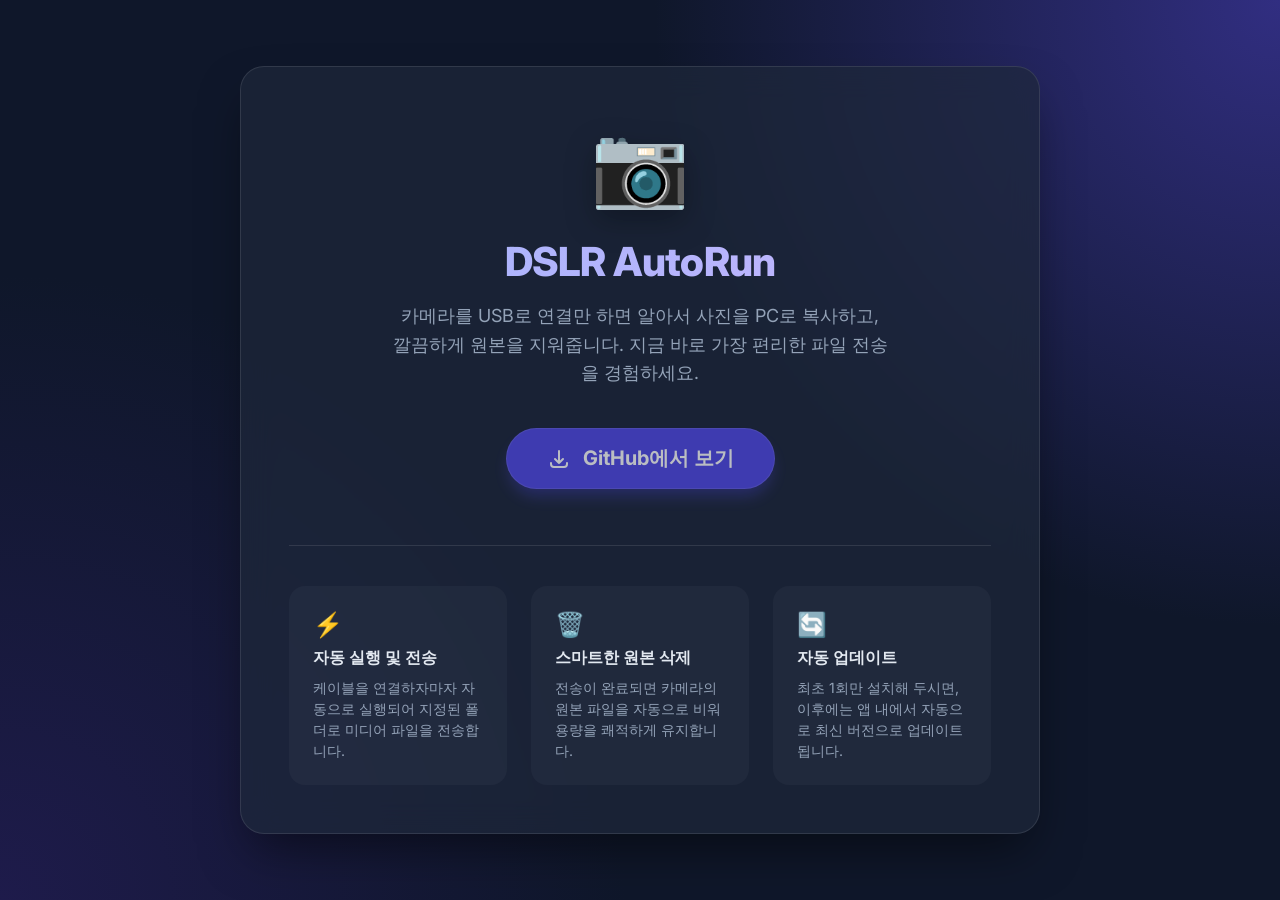
<file: docs/index.html>
<!DOCTYPE html>
<html lang="ko">
<head>
    <meta charset="UTF-8">
    <meta name="viewport" content="width=device-width, initial-scale=1.0">
    <title>DSLR AutoRun - Download</title>
    <meta name="description" content="DSLR 디지털 카메라에서 PC로 사진과 비디오를 빠르고 편리하게 자동 전송하세요.">
    <link rel="preconnect" href="https://fonts.googleapis.com">
    <link rel="preconnect" href="https://fonts.gstatic.com" crossorigin>
    <link href="https://fonts.googleapis.com/css2?family=Inter:wght@400;500;700;800&family=Pretendard:wght@400;500;700&display=swap" rel="stylesheet">
    <style>
        :root {
            --primary: #4f46e5;
            --primary-hover: #4338ca;
            --bg-color: #0f172a;
            --card-bg: rgba(30, 41, 59, 0.7);
            --text-main: #f8fafc;
            --text-muted: #94a3b8;
        }

        * {
            margin: 0;
            padding: 0;
            box-sizing: border-box;
        }

        body {
            font-family: 'Pretendard', 'Inter', sans-serif;
            background-color: var(--bg-color);
            color: var(--text-main);
            min-height: 100vh;
            display: flex;
            flex-direction: column;
            align-items: center;
            justify-content: center;
            background-image: radial-gradient(circle at top right, #312e81 0%, transparent 40%),
                              radial-gradient(circle at bottom left, #1e1b4b 0%, transparent 40%);
            background-attachment: fixed;
            overflow-x: hidden;
        }

        .container {
            max-width: 800px;
            width: 90%;
            padding: 3rem;
            background: var(--card-bg);
            backdrop-filter: blur(16px);
            -webkit-backdrop-filter: blur(16px);
            border: 1px solid rgba(255, 255, 255, 0.1);
            border-radius: 24px;
            box-shadow: 0 25px 50px -12px rgba(0, 0, 0, 0.5);
            text-align: center;
            animation: fadeUp 0.8s cubic-bezier(0.16, 1, 0.3, 1) forwards;
            opacity: 0;
            transform: translateY(20px);
        }

        @keyframes fadeUp {
            to {
                opacity: 1;
                transform: translateY(0);
            }
        }

        .icon-container {
            font-size: 5rem;
            margin-bottom: 1.5rem;
            filter: drop-shadow(0 10px 15px rgba(0,0,0,0.3));
            animation: float 6s ease-in-out infinite;
        }

        @keyframes float {
            0% { transform: translateY(0px); }
            50% { transform: translateY(-10px); }
            100% { transform: translateY(0px); }
        }

        h1 {
            font-size: 2.5rem;
            font-weight: 800;
            margin-bottom: 1rem;
            background: linear-gradient(to right, #a5b4fc, #c4b5fd);
            -webkit-background-clip: text;
            -webkit-text-fill-color: transparent;
            letter-spacing: -0.02em;
        }

        p.description {
            font-size: 1.125rem;
            color: var(--text-muted);
            margin-bottom: 2.5rem;
            line-height: 1.6;
            max-width: 500px;
            margin-left: auto;
            margin-right: auto;
        }

        .download-btn {
            display: inline-flex;
            align-items: center;
            gap: 12px;
            background: var(--primary);
            color: white;
            text-decoration: none;
            padding: 1rem 2.5rem;
            border-radius: 9999px;
            font-size: 1.25rem;
            font-weight: 700;
            transition: all 0.3s cubic-bezier(0.4, 0, 0.2, 1);
            box-shadow: 0 10px 15px -3px rgba(79, 70, 229, 0.4);
            border: 1px solid rgba(255,255,255,0.1);
        }

        .download-btn:hover {
            background: var(--primary-hover);
            transform: translateY(-2px);
            box-shadow: 0 20px 25px -5px rgba(79, 70, 229, 0.5);
        }

        .download-btn:active {
            transform: translateY(1px);
        }

        .download-btn.loading {
            background: #334155;
            cursor: wait;
            box-shadow: none;
        }

        .download-icon {
            width: 24px;
            height: 24px;
        }

        .version-info {
            margin-top: 1.5rem;
            font-size: 0.875rem;
            color: var(--text-muted);
            display: flex;
            align-items: center;
            justify-content: center;
            gap: 8px;
        }

        .badge {
            background: rgba(255, 255, 255, 0.1);
            padding: 2px 8px;
            border-radius: 12px;
            font-family: monospace;
            font-size: 0.8rem;
        }

        .features {
            margin-top: 3.5rem;
            display: grid;
            grid-template-columns: repeat(auto-fit, minmax(200px, 1fr));
            gap: 1.5rem;
            text-align: left;
            border-top: 1px solid rgba(255,255,255,0.1);
            padding-top: 2.5rem;
        }

        .feature-card {
            background: rgba(255, 255, 255, 0.03);
            padding: 1.5rem;
            border-radius: 16px;
            transition: background 0.3s;
        }

        .feature-card:hover {
            background: rgba(255, 255, 255, 0.06);
        }

        .feature-icon {
            font-size: 1.5rem;
            margin-bottom: 0.5rem;
        }

        .feature-card h3 {
            font-size: 1rem;
            margin-bottom: 0.5rem;
            color: #e2e8f0;
        }

        .feature-card p {
            font-size: 0.875rem;
            color: var(--text-muted);
            line-height: 1.5;
        }

        @media (max-width: 600px) {
            h1 { font-size: 2rem; }
            .container { padding: 2rem; width: 95%; }
            .features { grid-template-columns: 1fr; }
        }
    </style>
</head>
<body>

    <div class="container">
        <div class="icon-container">📷</div>
        <h1>DSLR AutoRun</h1>
        <p class="description">
            카메라를 USB로 연결만 하면 알아서 사진을 PC로 복사하고, 깔끔하게 원본을 지워줍니다. 
            지금 바로 가장 편리한 파일 전송을 경험하세요.
        </p>

        <a href="#" id="download-btn" class="download-btn loading">
            <svg class="download-icon" fill="none" stroke="currentColor" viewBox="0 0 24 24" xmlns="http://www.w3.org/2000/svg"><path stroke-linecap="round" stroke-linejoin="round" stroke-width="2" d="M4 16v1a3 3 0 003 3h10a3 3 0 003-3v-1m-4-4l-4 4m0 0l-4-4m4 4V4"></path></svg>
            <span id="btn-text">최신 버전 확인 중...</span>
        </a>

        <div class="version-info" id="version-info" style="display: none;">
            <span>최신 버전:</span>
            <span class="badge" id="version-badge">v1.0.0</span>
            <span style="margin: 0 8px;">|</span>
            <span id="release-date">2026-08-07</span>
        </div>

        <div class="features">
            <div class="feature-card">
                <div class="feature-icon">⚡️</div>
                <h3>자동 실행 및 전송</h3>
                <p>케이블을 연결하자마자 자동으로 실행되어 지정된 폴더로 미디어 파일을 전송합니다.</p>
            </div>
            <div class="feature-card">
                <div class="feature-icon">🗑️</div>
                <h3>스마트한 원본 삭제</h3>
                <p>전송이 완료되면 카메라의 원본 파일을 자동으로 비워 용량을 쾌적하게 유지합니다.</p>
            </div>
            <div class="feature-card">
                <div class="feature-icon">🔄</div>
                <h3>자동 업데이트</h3>
                <p>최초 1회만 설치해 두시면, 이후에는 앱 내에서 자동으로 최신 버전으로 업데이트됩니다.</p>
            </div>
        </div>
    </div>

    <script>
        // GitHub API를 통해 최신 릴리스 정보 가져오기
        const REPO = 'west6238/dslr-filetransfer'; // 변경하지 마세요
        const API_URL = `https://api.github.com/repos/${REPO}/releases/latest`;
        
        const btn = document.getElementById('download-btn');
        const btnText = document.getElementById('btn-text');
        const versionInfo = document.getElementById('version-info');
        const versionBadge = document.getElementById('version-badge');
        const releaseDate = document.getElementById('release-date');

        fetch(API_URL)
            .then(response => {
                if (!response.ok) throw new Error('릴리스를 찾을 수 없습니다.');
                return response.json();
            })
            .then(data => {
                const exeAsset = data.assets.find(asset => asset.name.endsWith('.exe'));
                
                if (exeAsset) {
                    // 다운로드 링크 설정
                    btn.href = exeAsset.browser_download_url;
                    btn.classList.remove('loading');
                    btnText.innerText = 'Windows용 다운로드';
                    
                    // 버전 및 날짜 표시
                    versionBadge.innerText = data.tag_name;
                    const date = new Date(data.published_at);
                    releaseDate.innerText = `${date.getFullYear()}.${String(date.getMonth() + 1).padStart(2, '0')}.${String(date.getDate()).padStart(2, '0')}`;
                    versionInfo.style.display = 'flex';
                } else {
                    throw new Error('실행 파일을 찾을 수 없습니다.');
                }
            })
            .catch(error => {
                console.error(error);
                btnText.innerText = '다운로드 불가';
                btn.style.pointerEvents = 'none';
                btn.style.opacity = '0.7';
                
                // GitHub 리포지토리로 유도하는 대체 링크
                btn.href = `https://github.com/${REPO}/releases`;
                btn.style.pointerEvents = 'auto';
                btnText.innerText = 'GitHub에서 보기';
                btn.classList.remove('loading');
            });
    </script>
</body>
</html>
</file>
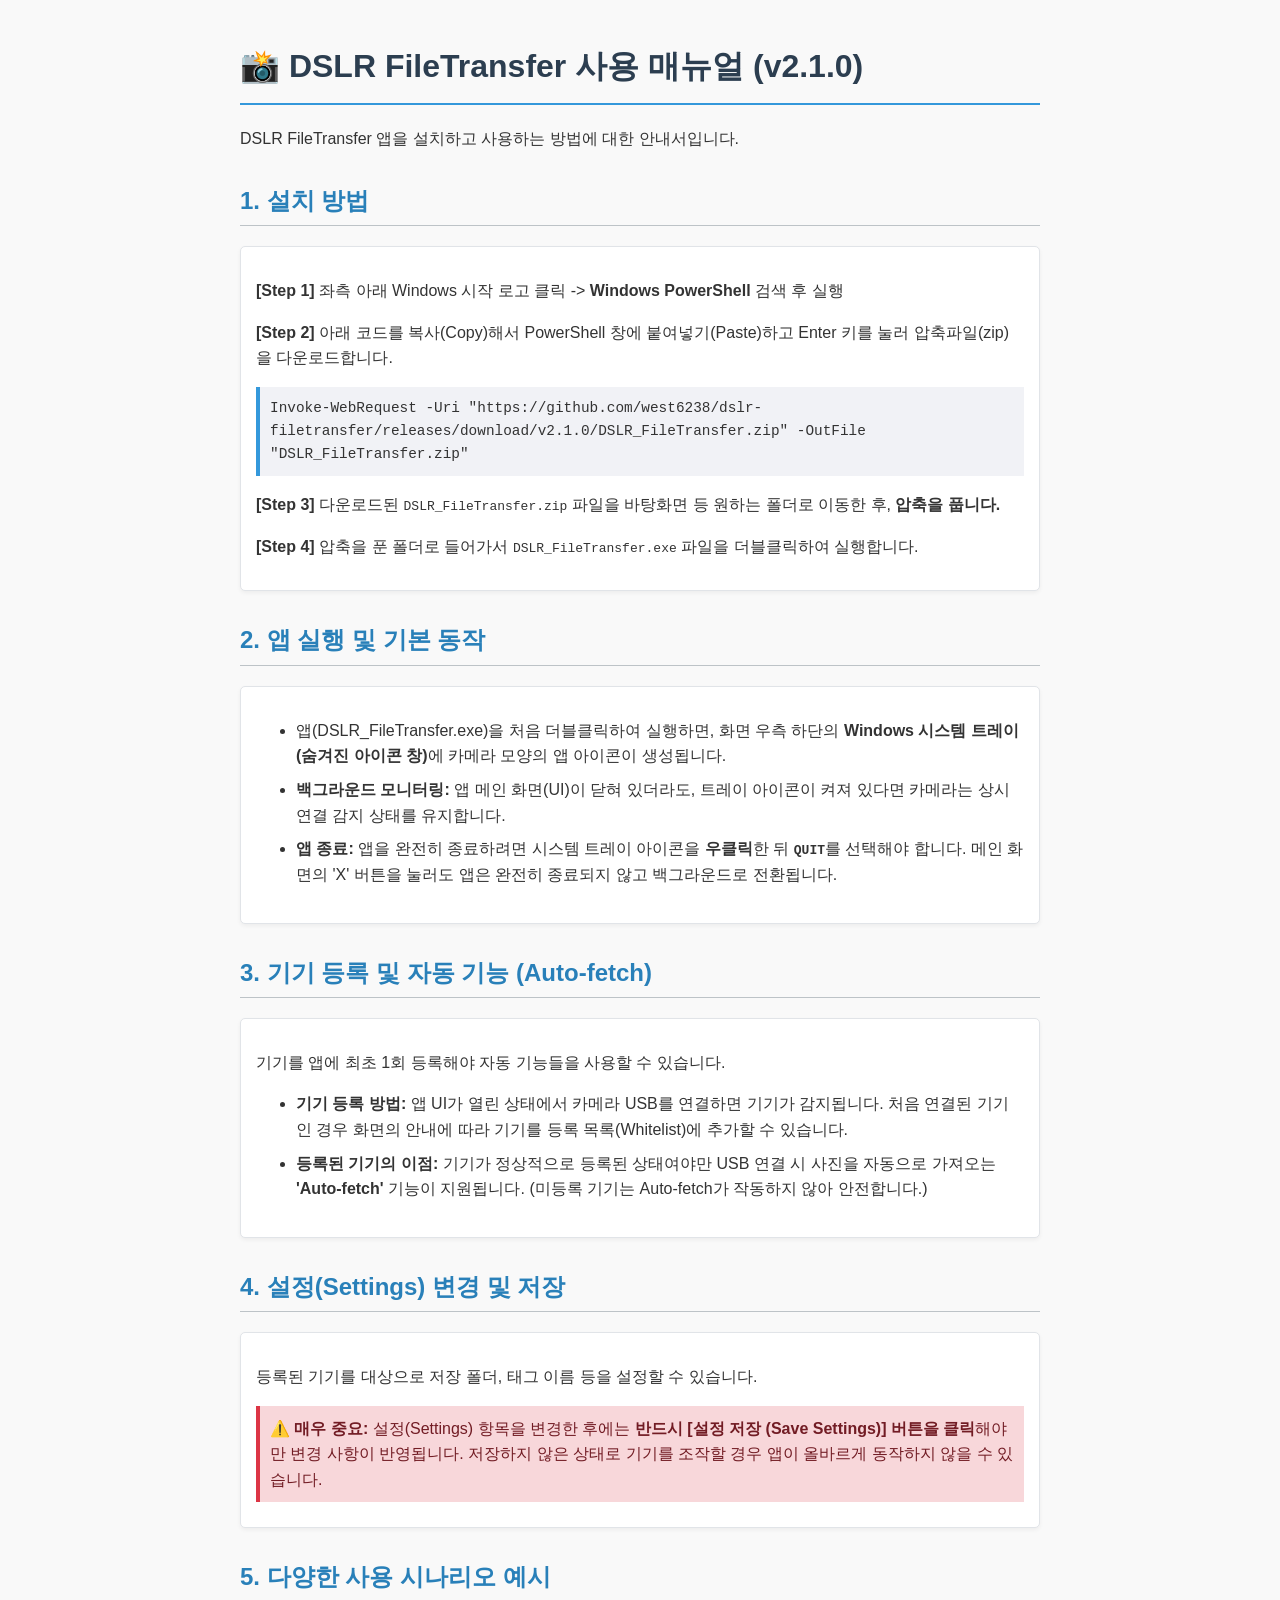
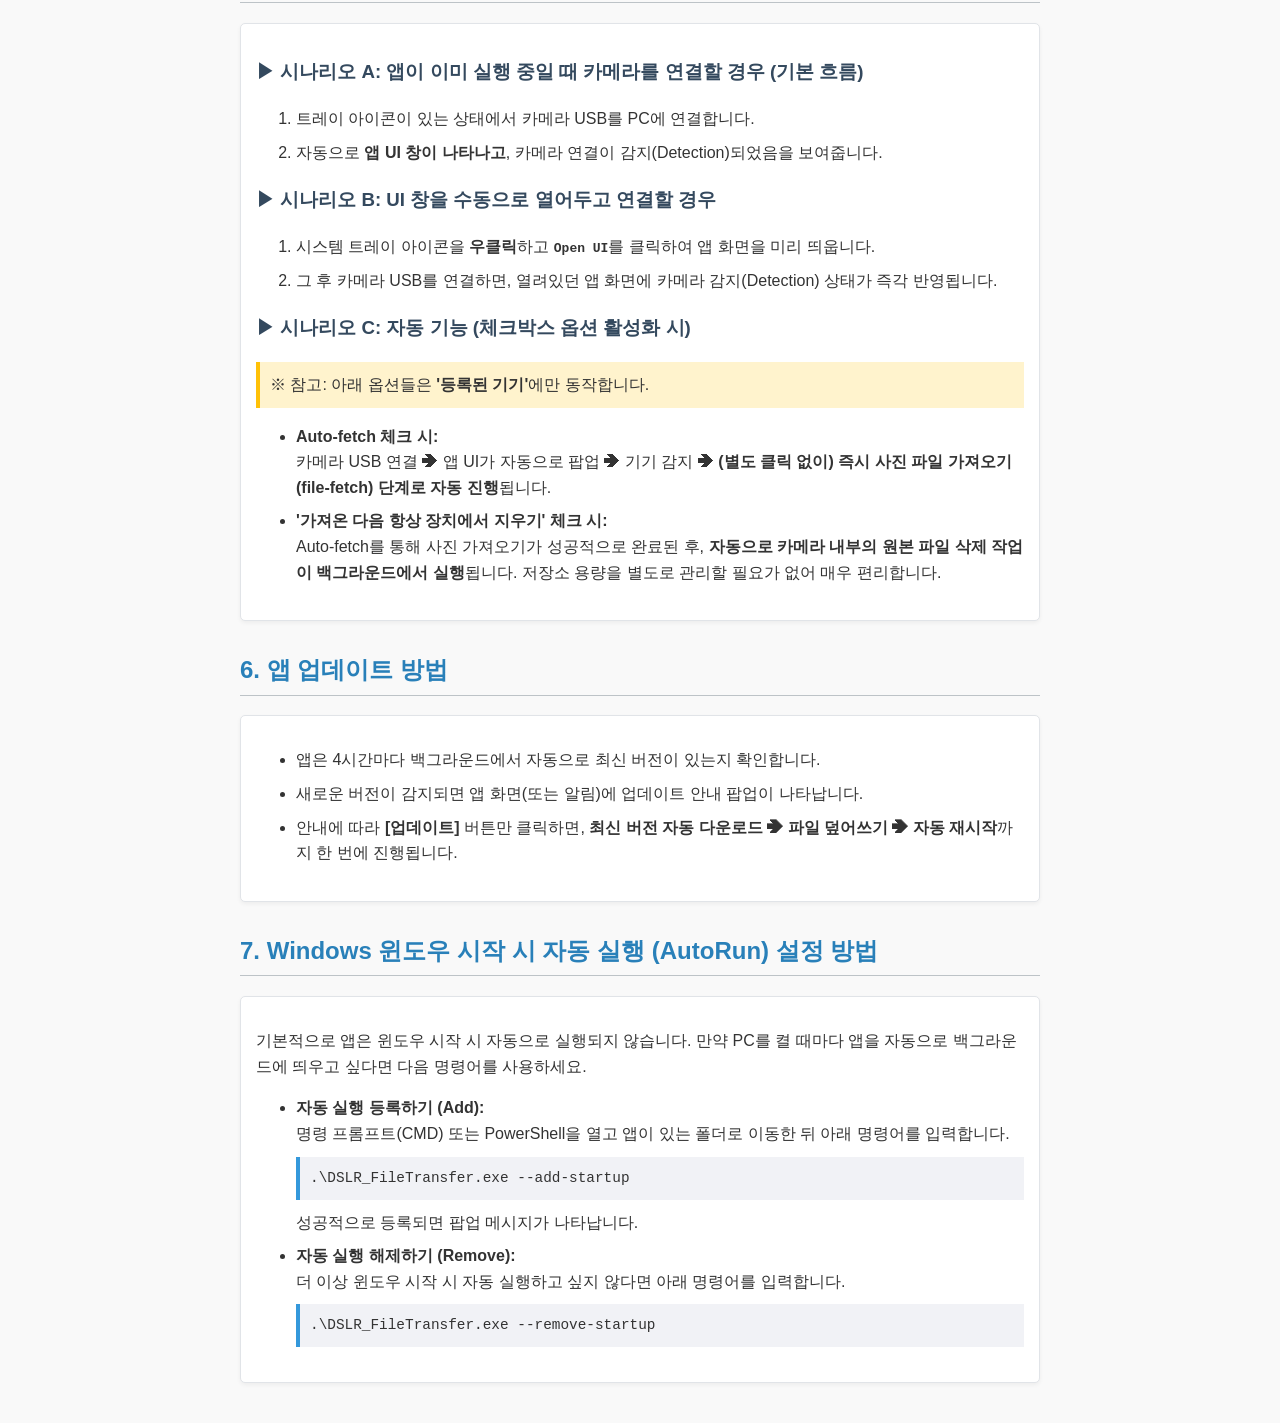
<file: manual.html>
<!DOCTYPE html>
<html lang="ko">
<head>
    <meta charset="UTF-8">
    <meta name="viewport" content="width=device-width, initial-scale=1.0">
    <title>DSLR FileTransfer 사용자 매뉴얼</title>
    <style>
        body {
            font-family: 'Segoe UI', Tahoma, Geneva, Verdana, sans-serif;
            line-height: 1.6;
            color: #333;
            max-width: 800px;
            margin: 0 auto;
            padding: 20px;
            background-color: #f9f9f9;
        }
        h1 {
            color: #2c3e50;
            border-bottom: 2px solid #3498db;
            padding-bottom: 10px;
        }
        h2 {
            color: #2980b9;
            margin-top: 30px;
            border-bottom: 1px solid #bdc3c7;
            padding-bottom: 5px;
        }
        h3 {
            color: #34495e;
        }
        .step-box {
            background-color: #fff;
            border: 1px solid #e1e4e8;
            border-radius: 5px;
            padding: 15px;
            margin-bottom: 20px;
            box-shadow: 0 2px 4px rgba(0,0,0,0.05);
        }
        .code-block {
            background-color: #f1f2f6;
            border-left: 4px solid #3498db;
            padding: 10px;
            font-family: 'Courier New', Courier, monospace;
            overflow-x: auto;
            margin: 10px 0;
            font-size: 0.9em;
            word-wrap: break-word;
        }
        .note {
            background-color: #fff3cd;
            border-left: 4px solid #ffc107;
            padding: 10px;
            margin: 10px 0;
        }
        .important {
            background-color: #f8d7da;
            border-left: 4px solid #dc3545;
            padding: 10px;
            margin: 10px 0;
            color: #721c24;
        }
        ul, ol {
            margin-bottom: 20px;
        }
        li {
            margin-bottom: 8px;
        }
    </style>
</head>
<body>

    <h1>📸 DSLR FileTransfer 사용 매뉴얼 (v2.1.0)</h1>
    <p>DSLR FileTransfer 앱을 설치하고 사용하는 방법에 대한 안내서입니다.</p>

    <h2>1. 설치 방법</h2>
    <div class="step-box">
        <p><strong>[Step 1]</strong> 좌측 아래 Windows 시작 로고 클릭 -> <strong>Windows PowerShell</strong> 검색 후 실행</p>
        <p><strong>[Step 2]</strong> 아래 코드를 복사(Copy)해서 PowerShell 창에 붙여넣기(Paste)하고 Enter 키를 눌러 압축파일(zip)을 다운로드합니다.</p>
        <div class="code-block">
            Invoke-WebRequest -Uri "https://github.com/west6238/dslr-filetransfer/releases/download/v2.1.0/DSLR_FileTransfer.zip" -OutFile "DSLR_FileTransfer.zip"
        </div>
        <p><strong>[Step 3]</strong> 다운로드된 <code>DSLR_FileTransfer.zip</code> 파일을 바탕화면 등 원하는 폴더로 이동한 후, <strong>압축을 풉니다.</strong></p>
        <p><strong>[Step 4]</strong> 압축을 푼 폴더로 들어가서 <code>DSLR_FileTransfer.exe</code> 파일을 더블클릭하여 실행합니다.</p>
    </div>

    <h2>2. 앱 실행 및 기본 동작</h2>
    <div class="step-box">
        <ul>
            <li>앱(DSLR_FileTransfer.exe)을 처음 더블클릭하여 실행하면, 화면 우측 하단의 <strong>Windows 시스템 트레이(숨겨진 아이콘 창)</strong>에 카메라 모양의 앱 아이콘이 생성됩니다.</li>
            <li><strong>백그라운드 모니터링:</strong> 앱 메인 화면(UI)이 닫혀 있더라도, 트레이 아이콘이 켜져 있다면 카메라는 상시 연결 감지 상태를 유지합니다.</li>
            <li><strong>앱 종료:</strong> 앱을 완전히 종료하려면 시스템 트레이 아이콘을 <strong>우클릭</strong>한 뒤 <strong><code>QUIT</code></strong>를 선택해야 합니다. 메인 화면의 'X' 버튼을 눌러도 앱은 완전히 종료되지 않고 백그라운드로 전환됩니다.</li>
        </ul>
    </div>

    <h2>3. 기기 등록 및 자동 기능 (Auto-fetch)</h2>
    <div class="step-box">
        <p>기기를 앱에 최초 1회 등록해야 자동 기능들을 사용할 수 있습니다.</p>
        <ul>
            <li><strong>기기 등록 방법:</strong> 앱 UI가 열린 상태에서 카메라 USB를 연결하면 기기가 감지됩니다. 처음 연결된 기기인 경우 화면의 안내에 따라 기기를 등록 목록(Whitelist)에 추가할 수 있습니다.</li>
            <li><strong>등록된 기기의 이점:</strong> 기기가 정상적으로 등록된 상태여야만 USB 연결 시 사진을 자동으로 가져오는 <strong>'Auto-fetch'</strong> 기능이 지원됩니다. (미등록 기기는 Auto-fetch가 작동하지 않아 안전합니다.)</li>
        </ul>
    </div>

    <h2>4. 설정(Settings) 변경 및 저장</h2>
    <div class="step-box">
        <p>등록된 기기를 대상으로 저장 폴더, 태그 이름 등을 설정할 수 있습니다.</p>
        <div class="important">
            <strong>⚠️ 매우 중요:</strong> 설정(Settings) 항목을 변경한 후에는 <strong>반드시 [설정 저장 (Save Settings)] 버튼을 클릭</strong>해야만 변경 사항이 반영됩니다. 저장하지 않은 상태로 기기를 조작할 경우 앱이 올바르게 동작하지 않을 수 있습니다.
        </div>
    </div>

    <h2>5. 다양한 사용 시나리오 예시</h2>
    <div class="step-box">
        <h3>▶ 시나리오 A: 앱이 이미 실행 중일 때 카메라를 연결할 경우 (기본 흐름)</h3>
        <ol>
            <li>트레이 아이콘이 있는 상태에서 카메라 USB를 PC에 연결합니다.</li>
            <li>자동으로 <strong>앱 UI 창이 나타나고</strong>, 카메라 연결이 감지(Detection)되었음을 보여줍니다.</li>
        </ol>

        <h3>▶ 시나리오 B: UI 창을 수동으로 열어두고 연결할 경우</h3>
        <ol>
            <li>시스템 트레이 아이콘을 <strong>우클릭</strong>하고 <strong><code>Open UI</code></strong>를 클릭하여 앱 화면을 미리 띄웁니다.</li>
            <li>그 후 카메라 USB를 연결하면, 열려있던 앱 화면에 카메라 감지(Detection) 상태가 즉각 반영됩니다.</li>
        </ol>

        <h3>▶ 시나리오 C: 자동 기능 (체크박스 옵션 활성화 시)</h3>
        <p class="note">※ 참고: 아래 옵션들은 <strong>'등록된 기기'</strong>에만 동작합니다.</p>
        <ul>
            <li><strong>Auto-fetch 체크 시:</strong><br>카메라 USB 연결 ➔ 앱 UI가 자동으로 팝업 ➔ 기기 감지 ➔ <strong>(별도 클릭 없이) 즉시 사진 파일 가져오기(file-fetch) 단계로 자동 진행</strong>됩니다.</li>
            <li><strong>'가져온 다음 항상 장치에서 지우기' 체크 시:</strong><br>Auto-fetch를 통해 사진 가져오기가 성공적으로 완료된 후, <strong>자동으로 카메라 내부의 원본 파일 삭제 작업이 백그라운드에서 실행</strong>됩니다. 저장소 용량을 별도로 관리할 필요가 없어 매우 편리합니다.</li>
        </ul>
    </div>

    <h2>6. 앱 업데이트 방법</h2>
    <div class="step-box">
        <ul>
            <li>앱은 4시간마다 백그라운드에서 자동으로 최신 버전이 있는지 확인합니다.</li>
            <li>새로운 버전이 감지되면 앱 화면(또는 알림)에 업데이트 안내 팝업이 나타납니다.</li>
            <li>안내에 따라 <strong>[업데이트]</strong> 버튼만 클릭하면, <strong>최신 버전 자동 다운로드 ➔ 파일 덮어쓰기 ➔ 자동 재시작</strong>까지 한 번에 진행됩니다.</li>
        </ul>
    </div>

    <h2>7. Windows 윈도우 시작 시 자동 실행 (AutoRun) 설정 방법</h2>
    <div class="step-box">
        <p>기본적으로 앱은 윈도우 시작 시 자동으로 실행되지 않습니다. 만약 PC를 켤 때마다 앱을 자동으로 백그라운드에 띄우고 싶다면 다음 명령어를 사용하세요.</p>
        <ul>
            <li><strong>자동 실행 등록하기 (Add):</strong><br>
                명령 프롬프트(CMD) 또는 PowerShell을 열고 앱이 있는 폴더로 이동한 뒤 아래 명령어를 입력합니다.
                <div class="code-block">.\DSLR_FileTransfer.exe --add-startup</div>
                성공적으로 등록되면 팝업 메시지가 나타납니다.
            </li>
            <li><strong>자동 실행 해제하기 (Remove):</strong><br>
                더 이상 윈도우 시작 시 자동 실행하고 싶지 않다면 아래 명령어를 입력합니다.
                <div class="code-block">.\DSLR_FileTransfer.exe --remove-startup</div>
            </li>
        </ul>
    </div>

</body>
</html>
</file>
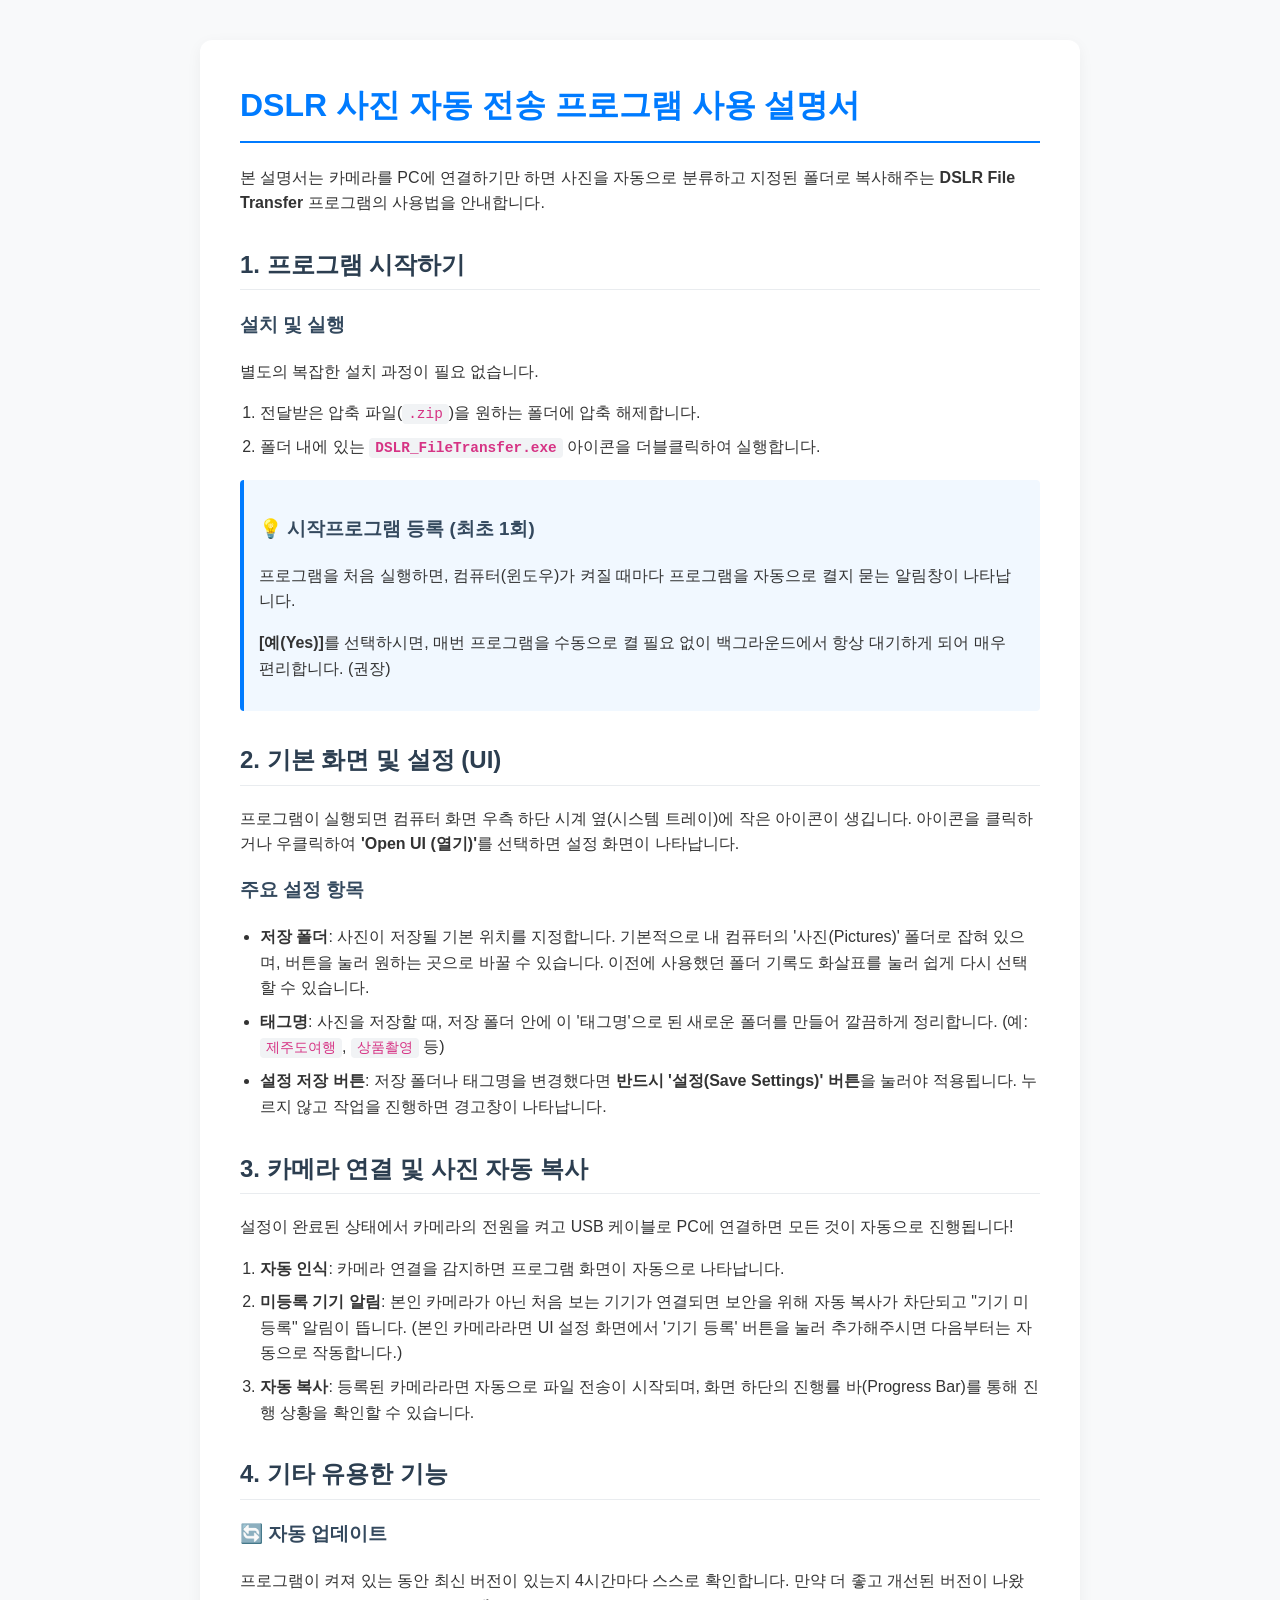
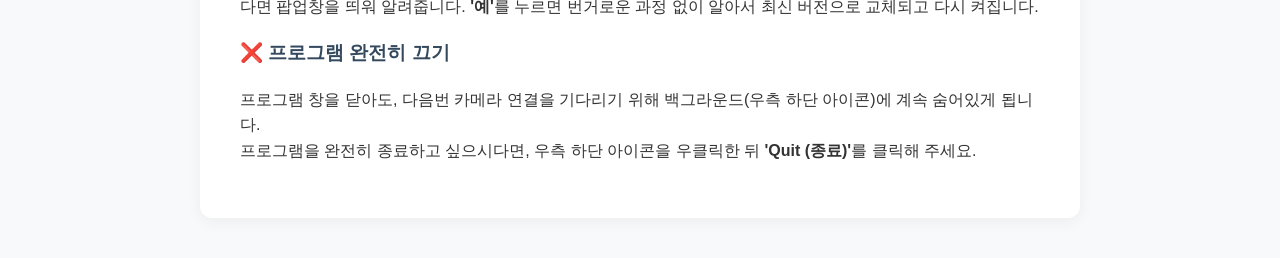
<file: USER_GUIDE.html>
<!DOCTYPE html>
<html lang="ko">
<head>
    <meta charset="UTF-8">
    <meta name="viewport" content="width=device-width, initial-scale=1.0">
    <title>DSLR File Transfer 사용 설명서</title>
    <style>
        :root {
            --primary-color: #007bff;
            --text-color: #333;
            --bg-color: #f8f9fa;
            --container-bg: #ffffff;
            --border-color: #e9ecef;
            --highlight-color: #f1f8ff;
        }

        body {
            font-family: 'Segoe UI', Tahoma, Geneva, Verdana, sans-serif;
            line-height: 1.6;
            color: var(--text-color);
            background-color: var(--bg-color);
            margin: 0;
            padding: 40px 20px;
        }

        .container {
            max-width: 800px;
            margin: 0 auto;
            background: var(--container-bg);
            padding: 40px;
            border-radius: 12px;
            box-shadow: 0 4px 15px rgba(0, 0, 0, 0.05);
        }

        h1 {
            color: var(--primary-color);
            border-bottom: 2px solid var(--primary-color);
            padding-bottom: 10px;
            margin-top: 0;
        }

        h2 {
            color: #2c3e50;
            margin-top: 30px;
            border-bottom: 1px solid var(--border-color);
            padding-bottom: 5px;
        }

        h3 {
            color: #34495e;
        }

        p {
            margin-bottom: 15px;
        }

        ul, ol {
            margin-bottom: 15px;
            padding-left: 20px;
        }

        li {
            margin-bottom: 8px;
        }

        code {
            background-color: #f1f3f5;
            padding: 2px 6px;
            border-radius: 4px;
            font-family: 'Consolas', 'Courier New', Courier, monospace;
            font-size: 0.9em;
            color: #d63384;
        }

        strong {
            font-weight: 600;
        }

        .highlight {
            background-color: var(--highlight-color);
            padding: 15px;
            border-left: 4px solid var(--primary-color);
            border-radius: 4px;
            margin: 20px 0;
        }

        hr {
            border: 0;
            height: 1px;
            background: var(--border-color);
            margin: 30px 0;
        }
    </style>
</head>
<body>

<div class="container">
    <h1>DSLR 사진 자동 전송 프로그램 사용 설명서</h1>
    
    <p>본 설명서는 카메라를 PC에 연결하기만 하면 사진을 자동으로 분류하고 지정된 폴더로 복사해주는 <strong>DSLR File Transfer</strong> 프로그램의 사용법을 안내합니다.</p>

    <h2>1. 프로그램 시작하기</h2>
    
    <h3>설치 및 실행</h3>
    <p>별도의 복잡한 설치 과정이 필요 없습니다.</p>
    <ol>
        <li>전달받은 압축 파일(<code>.zip</code>)을 원하는 폴더에 압축 해제합니다.</li>
        <li>폴더 내에 있는 <strong><code>DSLR_FileTransfer.exe</code></strong> 아이콘을 더블클릭하여 실행합니다.</li>
    </ol>

    <div class="highlight">
        <h3>💡 시작프로그램 등록 (최초 1회)</h3>
        <p>프로그램을 처음 실행하면, 컴퓨터(윈도우)가 켜질 때마다 프로그램을 자동으로 켤지 묻는 알림창이 나타납니다.</p>
        <p><strong>[예(Yes)]</strong>를 선택하시면, 매번 프로그램을 수동으로 켤 필요 없이 백그라운드에서 항상 대기하게 되어 매우 편리합니다. (권장)</p>
    </div>

    <h2>2. 기본 화면 및 설정 (UI)</h2>
    <p>프로그램이 실행되면 컴퓨터 화면 우측 하단 시계 옆(시스템 트레이)에 작은 아이콘이 생깁니다. 아이콘을 클릭하거나 우클릭하여 <strong>'Open UI (열기)'</strong>를 선택하면 설정 화면이 나타납니다.</p>

    <h3>주요 설정 항목</h3>
    <ul>
        <li><strong>저장 폴더</strong>: 사진이 저장될 기본 위치를 지정합니다. 기본적으로 내 컴퓨터의 '사진(Pictures)' 폴더로 잡혀 있으며, 버튼을 눌러 원하는 곳으로 바꿀 수 있습니다. 이전에 사용했던 폴더 기록도 화살표를 눌러 쉽게 다시 선택할 수 있습니다.</li>
        <li><strong>태그명</strong>: 사진을 저장할 때, 저장 폴더 안에 이 '태그명'으로 된 새로운 폴더를 만들어 깔끔하게 정리합니다. (예: <code>제주도여행</code>, <code>상품촬영</code> 등)</li>
        <li><strong>설정 저장 버튼</strong>: 저장 폴더나 태그명을 변경했다면 <strong>반드시 '설정(Save Settings)' 버튼</strong>을 눌러야 적용됩니다. 누르지 않고 작업을 진행하면 경고창이 나타납니다.</li>
    </ul>

    <h2>3. 카메라 연결 및 사진 자동 복사</h2>
    <p>설정이 완료된 상태에서 카메라의 전원을 켜고 USB 케이블로 PC에 연결하면 모든 것이 자동으로 진행됩니다!</p>
    <ol>
        <li><strong>자동 인식</strong>: 카메라 연결을 감지하면 프로그램 화면이 자동으로 나타납니다.</li>
        <li><strong>미등록 기기 알림</strong>: 본인 카메라가 아닌 처음 보는 기기가 연결되면 보안을 위해 자동 복사가 차단되고 "기기 미등록" 알림이 뜹니다. (본인 카메라라면 UI 설정 화면에서 '기기 등록' 버튼을 눌러 추가해주시면 다음부터는 자동으로 작동합니다.)</li>
        <li><strong>자동 복사</strong>: 등록된 카메라라면 자동으로 파일 전송이 시작되며, 화면 하단의 진행률 바(Progress Bar)를 통해 진행 상황을 확인할 수 있습니다.</li>
    </ol>

    <h2>4. 기타 유용한 기능</h2>
    
    <h3>🔄 자동 업데이트</h3>
    <p>프로그램이 켜져 있는 동안 최신 버전이 있는지 4시간마다 스스로 확인합니다. 만약 더 좋고 개선된 버전이 나왔다면 팝업창을 띄워 알려줍니다. <strong>'예'</strong>를 누르면 번거로운 과정 없이 알아서 최신 버전으로 교체되고 다시 켜집니다.</p>

    <h3>❌ 프로그램 완전히 끄기</h3>
    <p>프로그램 창을 닫아도, 다음번 카메라 연결을 기다리기 위해 백그라운드(우측 하단 아이콘)에 계속 숨어있게 됩니다.<br>
    프로그램을 완전히 종료하고 싶으시다면, 우측 하단 아이콘을 우클릭한 뒤 <strong>'Quit (종료)'</strong>를 클릭해 주세요.</p>
</div>

</body>
</html>
</file>
